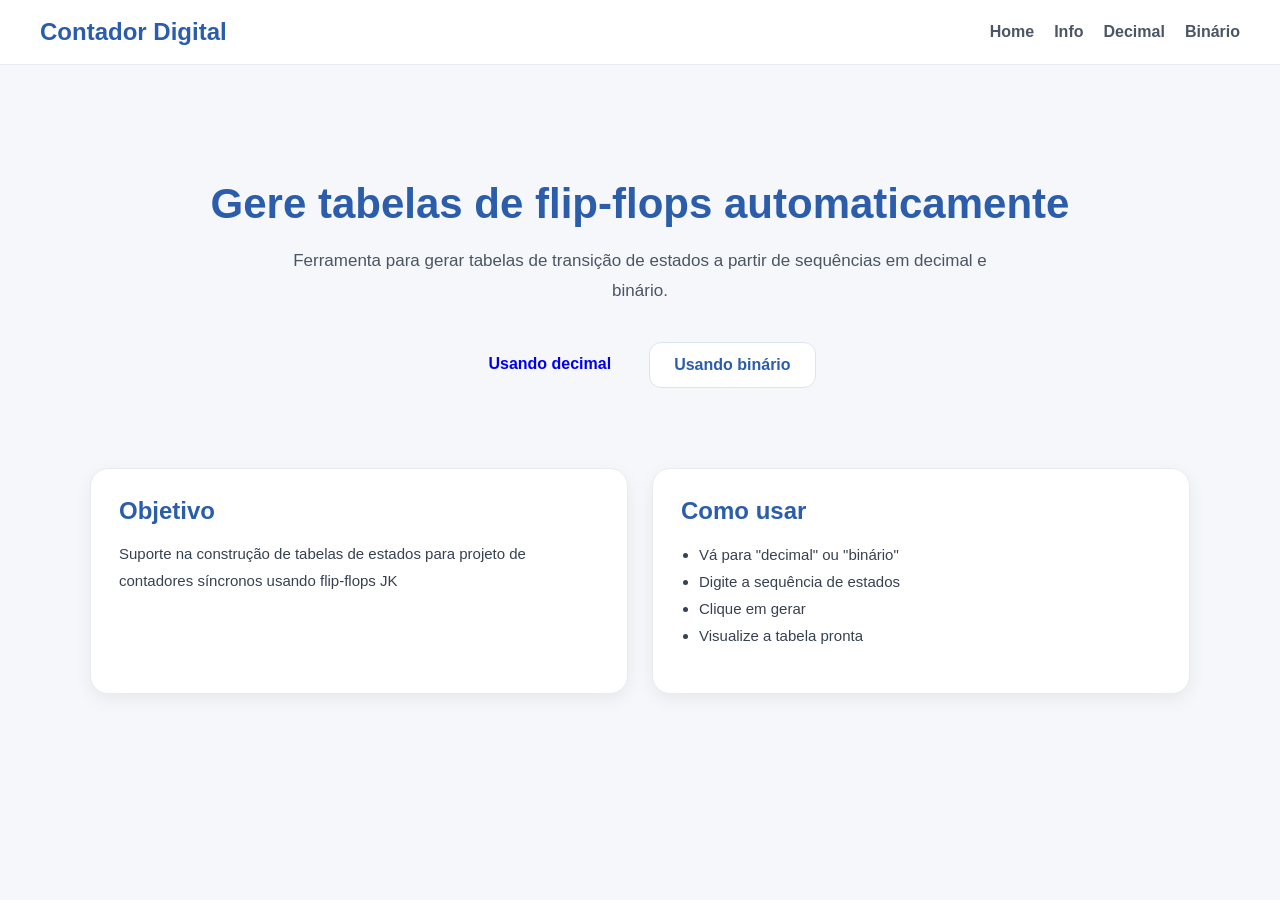
<file: index.html>
<!DOCTYPE html>
<html lang="pt-br">
<head>
  <meta charset="UTF-8">
  <title>pdpd</title>
  <link rel="stylesheet" href="style.css">
</head>
<body>


<header class="navbar">
  <h1>Contador Digital</h1>
  <nav>
    <a href="index.html">Home</a>
    <a href="info.html">Info</a>
    <a href="contador.html">Decimal</a>
    <a href="flipflop.html">Binário</a>
  </nav>
</header>

<section class="hero">
  <h2>Gere tabelas de flip-flops automaticamente</h2>
  <p>
    Ferramenta para gerar tabelas de transição de estados a partir de sequências em decimal e binário.
  </p>

  <div class="hero-buttons">
    <a href="contador.html" class="btn">Usando decimal</a>
    <a href="flipflop.html" class="btn secondary">Usando binário</a>
  </div>
</section>

<section class="info">

  <div class="card">
    <h3>Objetivo</h3>
    <p>
      Suporte na construção de tabelas de estados para projeto de contadores síncronos usando flip-flops JK
    </p>
  </div>

  <div class="card">
    <h3>Como usar</h3>
    <ul>
      <li>Vá para "decimal" ou "binário"</li>
      <li>Digite a sequência de estados</li>
      <li>Clique em gerar</li>
      <li>Visualize a tabela pronta</li>
    </ul>
  </div>

</section>

</body>
</html>
</file>
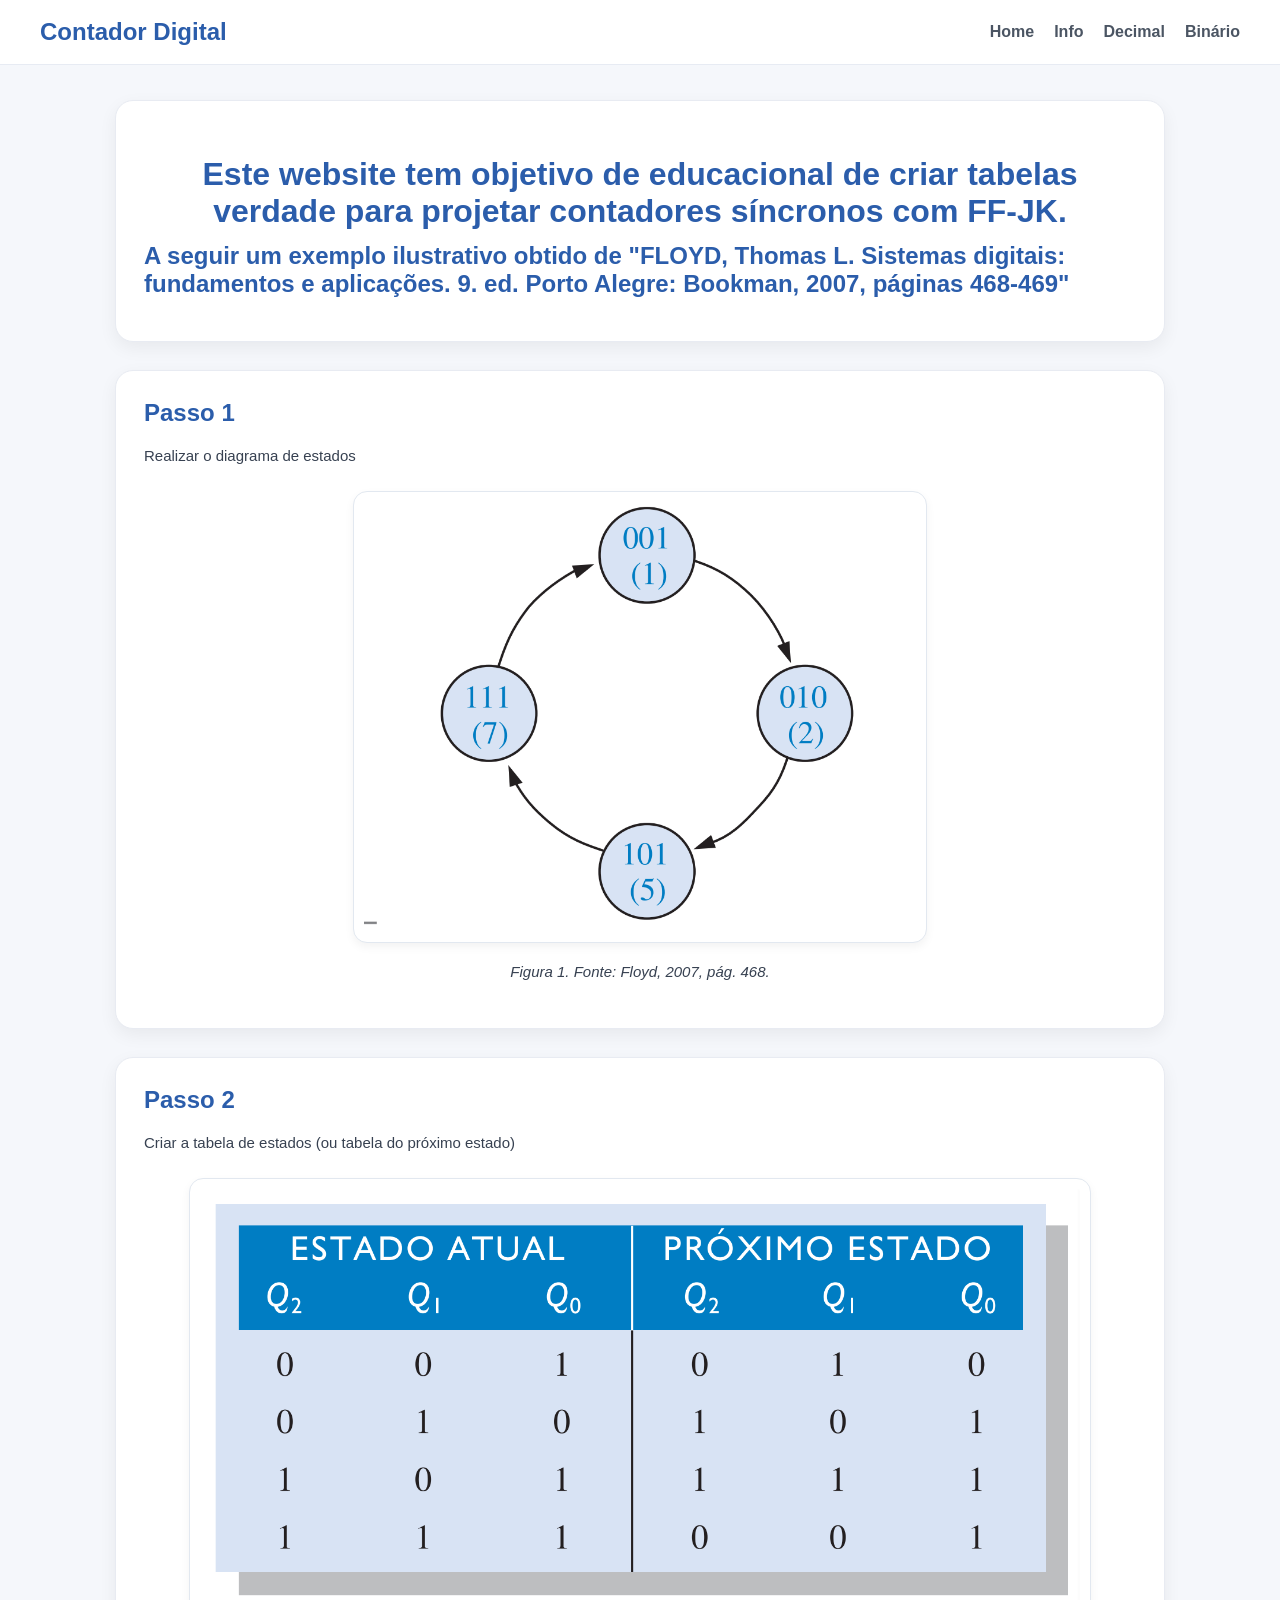
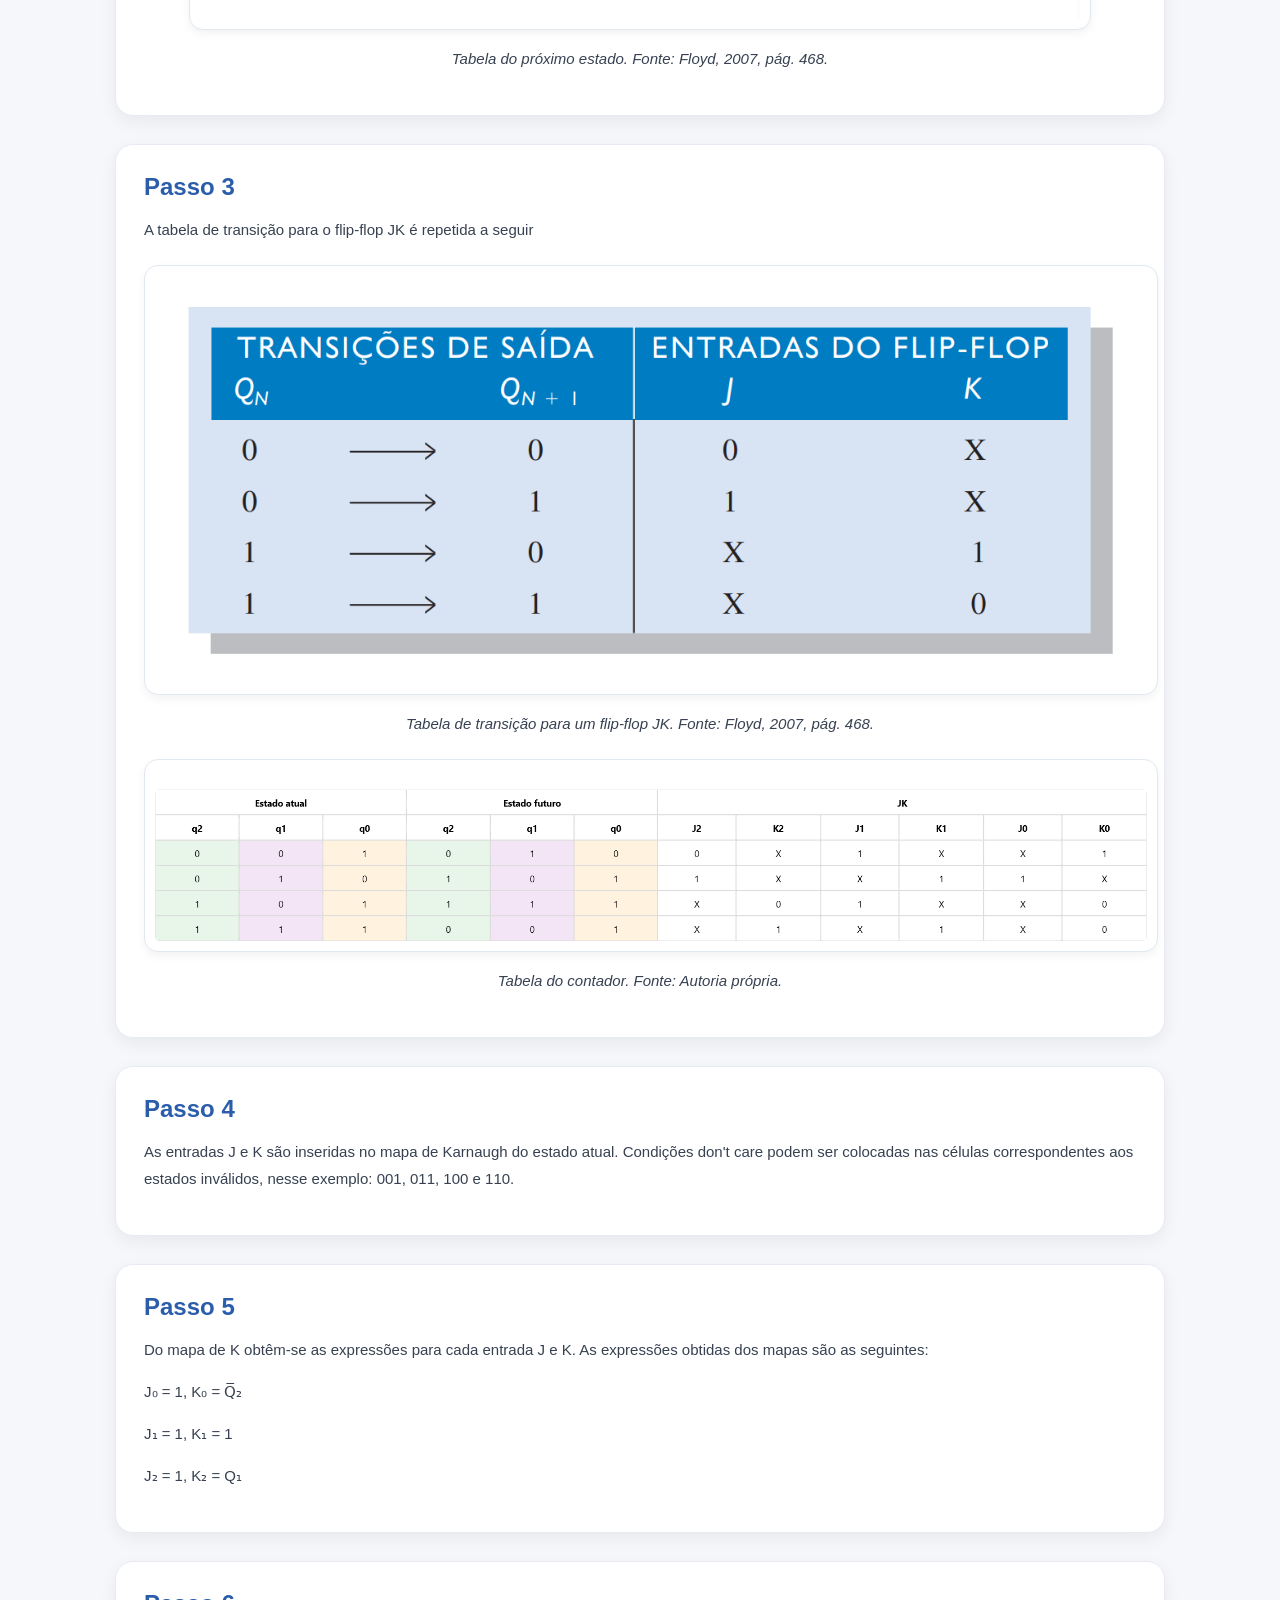
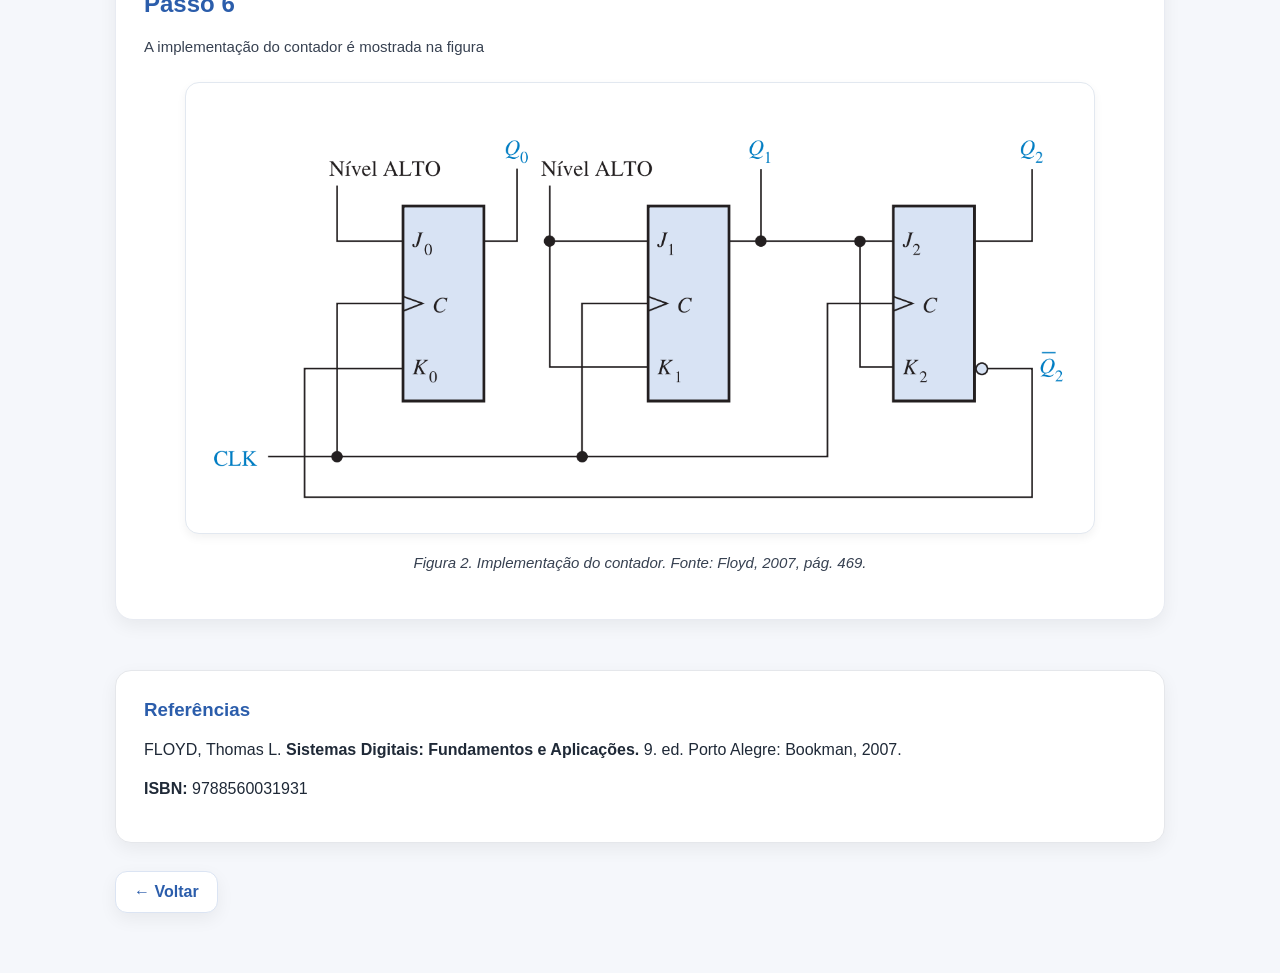
<file: info.html>
<!DOCTYPE html>
<html lang="pt-br">
<head>
  <meta charset="UTF-8">
  <title>info</title>
  <link rel="stylesheet" href="style.css">
</head>

<body>

<header class="navbar">
  <h1>Contador Digital</h1>

  <nav>
    <a href="index.html">Home</a>
    <a href="info.html">Info</a>
    <a href="contador.html">Decimal</a>
    <a href="flipflop.html">Binário</a>
  </nav>
</header>

<div class="container">

  <div class="card-info">
       <h2> Este website tem objetivo de educacional de criar tabelas verdade para projetar contadores síncronos com FF-JK.</H2>
    <h3>
      A seguir um exemplo ilustrativo obtido de "FLOYD, Thomas L. Sistemas digitais: fundamentos e aplicações. 9. ed. Porto Alegre: Bookman, 2007, páginas 468-469" 
    </h3>

  </div>

  <div class="card-info">
    <h3>Passo 1</h3>

    <p>
      Realizar o diagrama de estados
    </p>

    <img src="imagens/figura832.png" class="img-teoria">

    <p class="legenda">
      Figura 1. Fonte: Floyd, 2007, pág. 468.
    </p>
  </div>

  <div class="card-info">
    <h3>Passo 2</h3>

    <p>
      Criar a tabela de estados (ou tabela do próximo estado)
    </p>

    <img src="imagens/tabela89.png" class="img-teoria">

    <p class="legenda">
      Tabela do próximo estado. Fonte: Floyd, 2007, pág. 468.
    </p>
  </div>

  <div class="card-info">
    <h3>Passo 3</h3>

    <p>
      A tabela de transição para o flip-flop JK é repetida a seguir
    </p>

    <img src="imagens/tabela810.png" class="img-teoria">

    <p class="legenda">
      Tabela de transição para um flip-flop JK. Fonte: Floyd, 2007, pág. 468.
    </p>

    <img src="imagens/tabela.png" class="img-teoria">

    <p class="legenda">
      Tabela do contador. Fonte: Autoria própria.
    </p>
  </div>

  <div class="card-info">
    <h3>Passo 4</h3>

    <p>
      As entradas J e K são inseridas no mapa de Karnaugh do estado atual.
      Condições don't care podem ser colocadas nas células correspondentes
      aos estados inválidos, nesse exemplo: 001, 011, 100 e 110.
    </p>
  </div>

  <div class="card-info">
    <h3>Passo 5</h3>

    <p>
      Do mapa de K obtêm-se as expressões para cada entrada J e K.
      As expressões obtidas dos mapas são as seguintes:
    </p>

    <p>J₀ = 1, K₀ = Q̅₂</p>

    <p>J₁ = 1, K₁ = 1</p>

    <p>J₂ = 1, K₂ = Q₁</p>
  </div>

  <div class="card-info">
    <h3>Passo 6</h3>

    <p>
      A implementação do contador é mostrada na figura
    </p>

    <img src="imagens/implementacao.png" class="img-teoria">

    <p class="legenda">
      Figura 2. Implementação do
       contador. Fonte: Floyd, 2007, pág. 469.
  </div>

<div class="referencias">
  <h3>Referências</h3>

  <p>
    FLOYD, Thomas L.
    <b>Sistemas Digitais: Fundamentos e Aplicações.</b>
    9. ed. Porto Alegre: Bookman, 2007.
  </p>

  <p><b>ISBN:</b> 9788560031931</p>

</div>
<a class="voltar" href="index.html">← Voltar</a>
</div>

</body>
</html>
</file>
<file: style.css>
:root {
  --bg: #f5f7fb;
  --card: #ffffff;
  --primary: #2b5dab;
  --primary-dark: #214989;
  --secondary: #eef3fb;
  --success: #2e7d32;
  --danger: #e01c81;
  --neutral: #6b7280;
  --border: #d9dee8;
  --text: #1f2937;
  --shadow: 0 6px 18px rgba(0,0,0,0.06);
}

body {
  font-family: "Segoe UI", Arial, sans-serif;
  background: var(--bg);
  margin: 0;
  padding: 0;
  color: var(--text);
}

.navbar {
  display: flex;
  justify-content: space-between;
  align-items: center;
  padding: 18px 40px;
  background: rgba(255,255,255,0.92);
  backdrop-filter: blur(8px);
  border-bottom: 1px solid #e7ebf3;
  position: sticky;
  top: 0;
  z-index: 100;
}

.navbar h1 {
  color: var(--primary);
  font-size: 24px;
  margin: 0;
  font-weight: 700;
}

.navbar nav {
  display: flex;
  gap: 20px;
}

.navbar nav a {
  text-decoration: none;
  color: #4b5563;
  font-weight: 600;
  transition: 0.2s;
  position: relative;
}

.navbar nav a:hover {
  color: var(--primary);
}

.navbar nav a::after {
  content: "";
  position: absolute;
  left: 0;
  bottom: -5px;
  width: 0%;
  height: 2px;
  background: var(--primary);
  transition: 0.2s;
}

.navbar nav a:hover::after {
  width: 100%;
}

.container {
  max-width: 1050px;
  margin: auto;
  padding: 35px 20px 60px;
}

h2 {
  text-align: center;
  color: var(--primary);
  margin-bottom: 12px;
  font-size: 32px;
}

.subtexto {
  text-align: center;
  color: #667085;
  margin-bottom: 40px;
  font-size: 16px;
}

.card-info,
.card {
  background: var(--card);
  border: 1px solid #e8ebf2;
  border-radius: 18px;
  padding: 28px;
  margin-bottom: 28px;
  box-shadow: var(--shadow);
  transition: 0.2s;
}

.card-info:hover,
.card:hover {
  transform: translateY(-4px);
}

.card-info h3,
.card h3 {
  margin-top: 0;
  color: var(--primary);
  font-size: 24px;
  margin-bottom: 15px;
}

.card-info p,
.card p,
.card li {
  line-height: 1.8;
  font-size: 15px;
  color: #374151;
}

.card ul {
  padding-left: 18px;
}

.img-teoria {
  display: block;
  width: auto;
  max-width: 100%;
  max-height: 430px;
  margin: 22px auto 10px;
  border-radius: 14px;
  border: 1px solid #e2e8f0;
  background: white;
  object-fit: contain;
  padding: 10px;
  box-shadow: 0 4px 10px rgba(0,0,0,0.05);
}

.img-pequena {
  max-width: 380px;
}

.img-media {
  max-width: 520px;
}

.img-grande {
  max-width: 700px;
}

.legenda {
  text-align: center;
  font-size: 13px;
  color: #6b7280;
  margin-bottom: 15px;
  font-style: italic;
}

.referencias {
  margin-top: 50px;
  padding: 28px;
  background: white;
  border-radius: 16px;
  border: 1px solid #e5e7eb;
  box-shadow: var(--shadow);
}

.referencias h3 {
  color: var(--primary);
  margin-top: 0;
  margin-bottom: 15px;
}

.referencias p {
  line-height: 1.8;
  margin: 10px 0;
}

table {
  width: 100%;
  border-collapse: collapse;
  margin-top: 30px;
  background: white;
  border-radius: 14px;
  overflow: hidden;
  box-shadow: var(--shadow);
}

th,
td {
  padding: 12px;
  border: 1px solid var(--border);
  text-align: center;
  font-size: 14px;
}

th {
  background: #eef3fb;
  color: #1e3a5f;
  font-weight: 700;
}

.table-wrapper {
  overflow-x: auto;
  border-radius: 14px;
}

.bit-0 {
  background-color: #fff3e0;
}

.bit-1 {
  background-color: #f3e5f5;
}

.bit-2 {
  background-color: #e8f5e9;
}

.bit-3 {
  background-color: #fce4ec;
}

th.bit-0 {
  background-color: #ffe0b2;
}

th.bit-1 {
  background-color: #e1bee7;
}

th.bit-2 {
  background-color: #c8e6c9;
}

th.bit-3 {
  background-color: #f8bbd0;
}

select,
input {
  padding: 10px 12px;
  font-size: 14px;
  border-radius: 10px;
  border: 1px solid var(--border);
  background: white;
  transition: 0.2s;
}

select:focus,
input:focus {
  outline: none;
  border-color: var(--primary);
  box-shadow: 0 0 0 3px rgba(43,93,171,0.12);
}

input {
  max-width: 200px;
}

button {
  border: none;
  border-radius: 10px;
  padding: 11px 18px;
  font-size: 14px;
  font-weight: 600;
  cursor: pointer;
  transition: 0.2s;
}

button:hover {
  transform: translateY(-2px);
}

.acoes {
  margin-top: 20px;
  display: flex;
  flex-wrap: wrap;
  gap: 12px;
}

.acoes button:nth-child(1) {
  background: var(--secondary);
  color: var(--primary);
}

.acoes button:nth-child(1):hover {
  background: #dde7fa;
}

.acoes button:nth-child(2) {
  background: var(--primary);
  color: white;
}

.acoes button:nth-child(2):hover {
  background: var(--primary-dark);
}

.acoes button:nth-child(3) {
  background: #fef2fb;
  color: var(--danger);
}

.acoes button:nth-child(3):hover {
  background: #fee2e2;
}

.acoes button:nth-child(4) {
  background: #ecfdf3;
  color: var(--success);
}

.acoes button:nth-child(4):hover {
  background: #d1fadf;
}

#grid-estados {
  display: flex;
  flex-direction: column;
  gap: 10px;
  margin-top: 18px;
}

.linha {
  display: flex;
  gap: 10px;
}

.linha input {
  width: 44px;
  height: 42px;
  text-align: center;
  font-size: 16px;
  font-weight: bold;
  border-radius: 12px;
  background: white;
}

.hero {
  text-align: center;
  padding: 80px 20px 60px;
}

.hero h2 {
  font-size: 42px;
  margin-bottom: 18px;
}

.hero p {
  max-width: 720px;
  margin: auto;
  color: #4b5563;
  font-size: 17px;
  line-height: 1.8;
}

.hero-buttons {
  margin-top: 35px;
  display: flex;
  justify-content: center;
  gap: 14px;
  flex-wrap: wrap;
}

.btn {
  text-decoration: none;
  padding: 13px 24px;
  border-radius: 12px;
  font-weight: 700;
  transition: 0.2s;
}

.btn:hover {
  transform: translateY(-3px);
}

.btn.primary {
  background: var(--primary);
  color: white;
}

.btn.primary:hover {
  background: var(--primary-dark);
}

.btn.secondary {
  background: white;
  color: var(--primary);
  border: 1px solid #dce4f2;
}

.btn.secondary:hover {
  background: #f3f7ff;
}

.info {
  max-width: 1100px;
  margin: 20px auto 60px;
  padding: 0 20px;
  display: grid;
  grid-template-columns: repeat(auto-fit, minmax(280px, 1fr));
  gap: 24px;
}

.voltar {
  display: inline-flex;
  align-items: center;
  gap: 8px;
  margin-top: 28px;
  padding: 11px 18px;
  background: white;
  color: var(--primary);
  text-decoration: none;
  border-radius: 12px;
  font-weight: 600;
  border: 1px solid #dbe4f3;
  box-shadow: var(--shadow);
  transition: 0.2s;
}

.voltar:hover {
  background: #eef4ff;
  transform: translateY(-2px);
}

@media (max-width: 800px) {

  .navbar {
    flex-direction: column;
    gap: 12px;
    padding: 18px;
  }

  .navbar nav {
    flex-wrap: wrap;
    justify-content: center;
  }

  .container {
    padding: 25px 15px 50px;
  }

  h2 {
    font-size: 26px;
  }

  .hero h2 {
    font-size: 30px;
  }

  .hero p {
    font-size: 15px;
  }

  .card-info,
  .card {
    padding: 20px;
  }

  .img-teoria {
    max-height: 280px;
  }

  .acoes {
    flex-direction: column;
  }

  .acoes button {
    width: 100%;
  }
}
</file>
